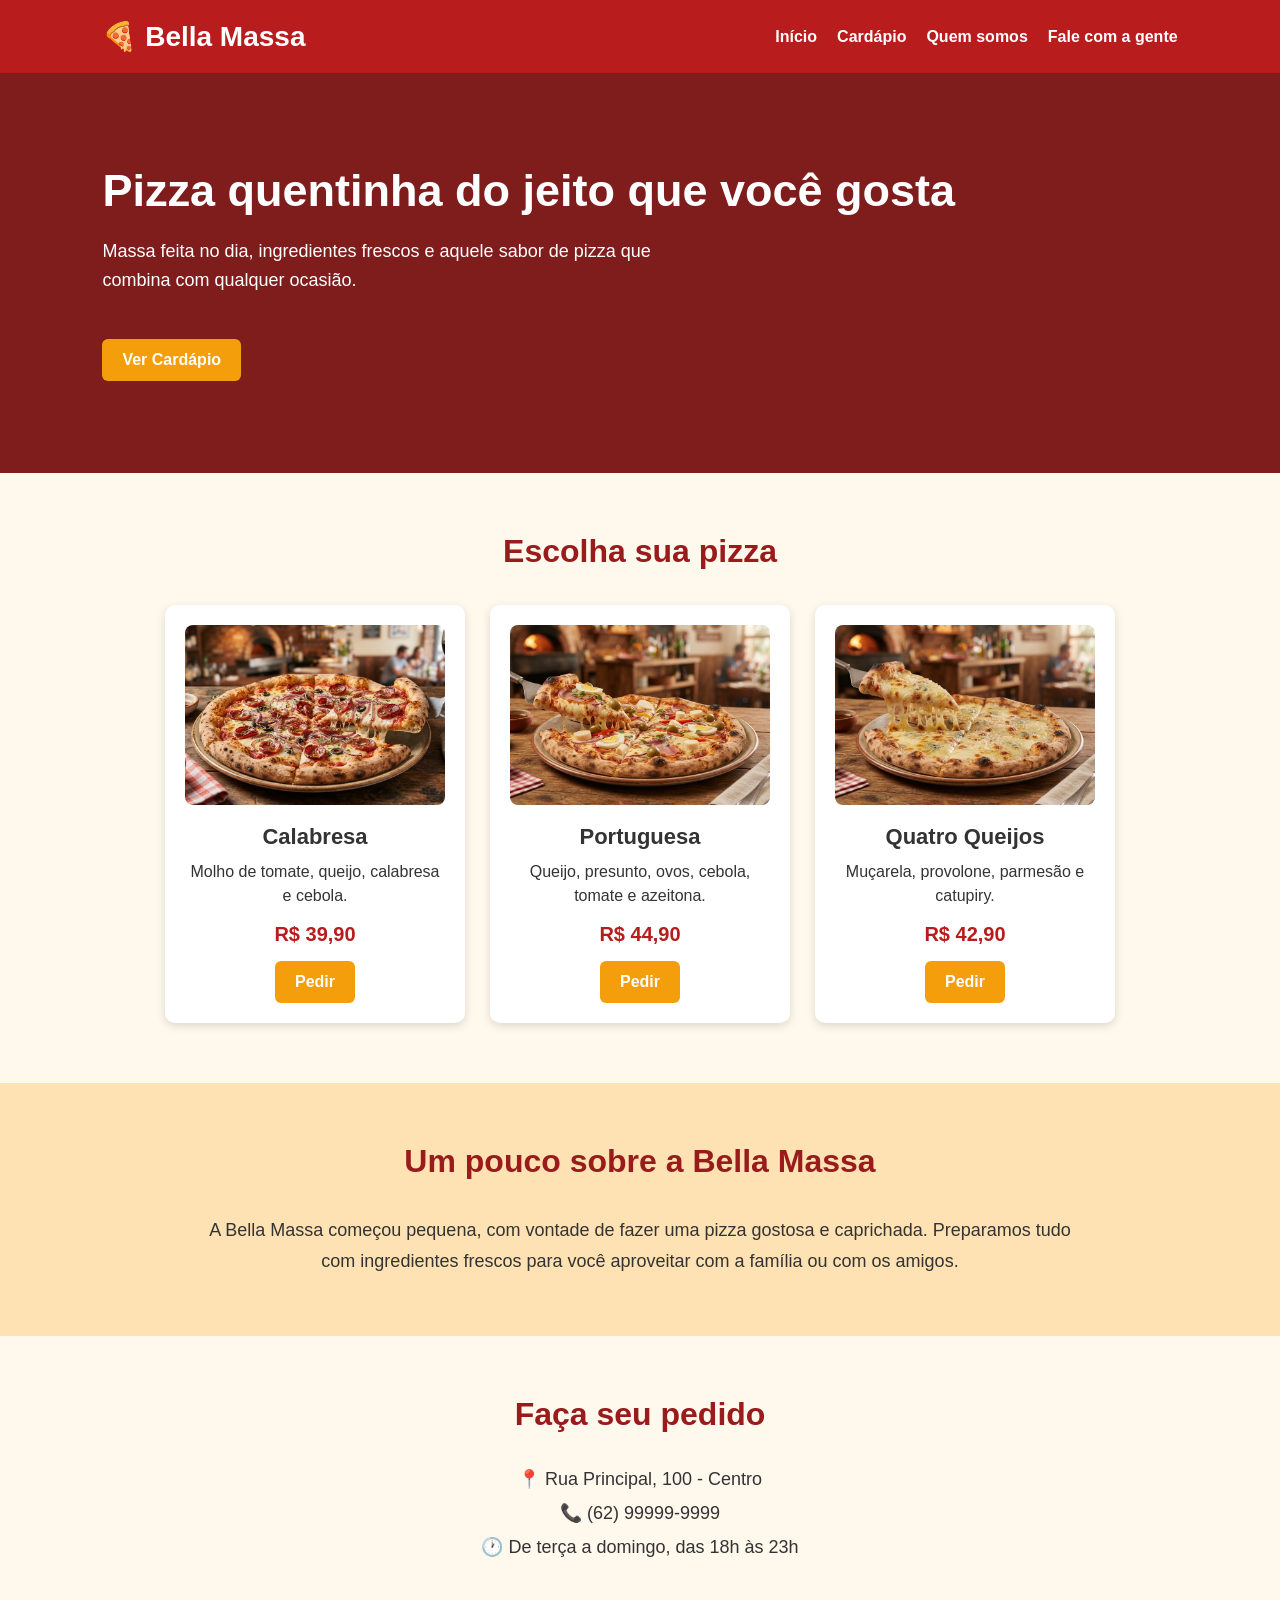
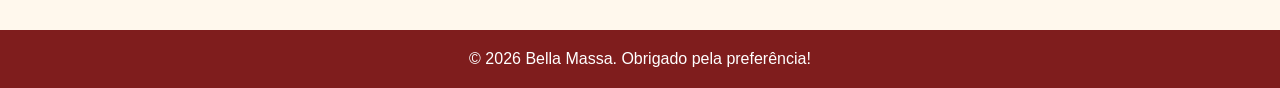
<file: test/pizzaria/index.html>
<!DOCTYPE html>
<html lang="pt-br">

<head>
    <meta charset="UTF-8">
    <meta name="viewport" content="width=device-width, initial-scale=1.0">
    <title>Bella Massa - Pizzaria</title>

    <link rel="stylesheet" href="./css/style.css">
</head>

<body>

    <header>
        <h1>🍕 Bella Massa</h1>

        <nav>
            <a href="#inicio">Início</a>
            <a href="#cardapio">Cardápio</a>
            <a href="#sobre">Quem somos</a>
            <a href="#contato">Fale com a gente</a>
        </nav>
    </header>


    <main>

        <section id="inicio" class="banner">

            <div>
                <h2>Pizza quentinha do jeito que você gosta</h2>

                <p>
                    Massa feita no dia, ingredientes frescos e aquele sabor
                    de pizza que combina com qualquer ocasião.
                </p>

                <a href="#cardapio" class="botao">Ver Cardápio</a>
            </div>

        </section>


        <section id="cardapio" class="cardapio">

                <h2>Escolha sua pizza</h2>

            <div class="pizzas">

                <div class="pizza">
                    <img src="./img/pizza-calabresa.jpg" alt="Pizza de calabresa">

                    <h3>Calabresa</h3>

                    <p>
                        Molho de tomate, queijo, calabresa
                        e cebola.
                    </p>

                    <strong>R$ 39,90</strong>

                    <a href="#contato" class="botao">Pedir</a>
                </div>


                <div class="pizza">
                    <img src="./img/pizza_portuguesa.jpg" alt="Pizza portuguesa">

                    <h3>Portuguesa</h3>

                    <p>
                        Queijo, presunto, ovos, cebola,
                        tomate e azeitona.
                    </p>

                    <strong>R$ 44,90</strong>

                    <a href="#contato" class="botao">Pedir</a>
                </div>


                <div class="pizza">
                    <img src="./img/piza_4_queijo.jpg" alt="Pizza quatro queijos">

                    <h3>Quatro Queijos</h3>

                    <p>
                        Muçarela, provolone, parmesão
                        e catupiry.
                    </p>

                    <strong>R$ 42,90</strong>

                    <a href="#contato" class="botao">Pedir</a>
                </div>

            </div>

        </section>


        <section id="sobre" class="sobre">

                <h2>Um pouco sobre a Bella Massa</h2>

            <p>
                A Bella Massa começou pequena, com vontade de fazer
                uma pizza gostosa e caprichada. Preparamos tudo com
                ingredientes frescos para você aproveitar com a família
                ou com os amigos.
            </p>

        </section>


        <section id="contato" class="contato">

            <h2>Faça seu pedido</h2>

            <p>📍 Rua Principal, 100 - Centro</p>

            <p>📞 (62) 99999-9999</p>

            <p>🕐 De terça a domingo, das 18h às 23h</p>

        </section>

    </main>


    <footer>
        <p>© 2026 Bella Massa. Obrigado pela preferência!</p>
    </footer>

</body>

</html>
</file>
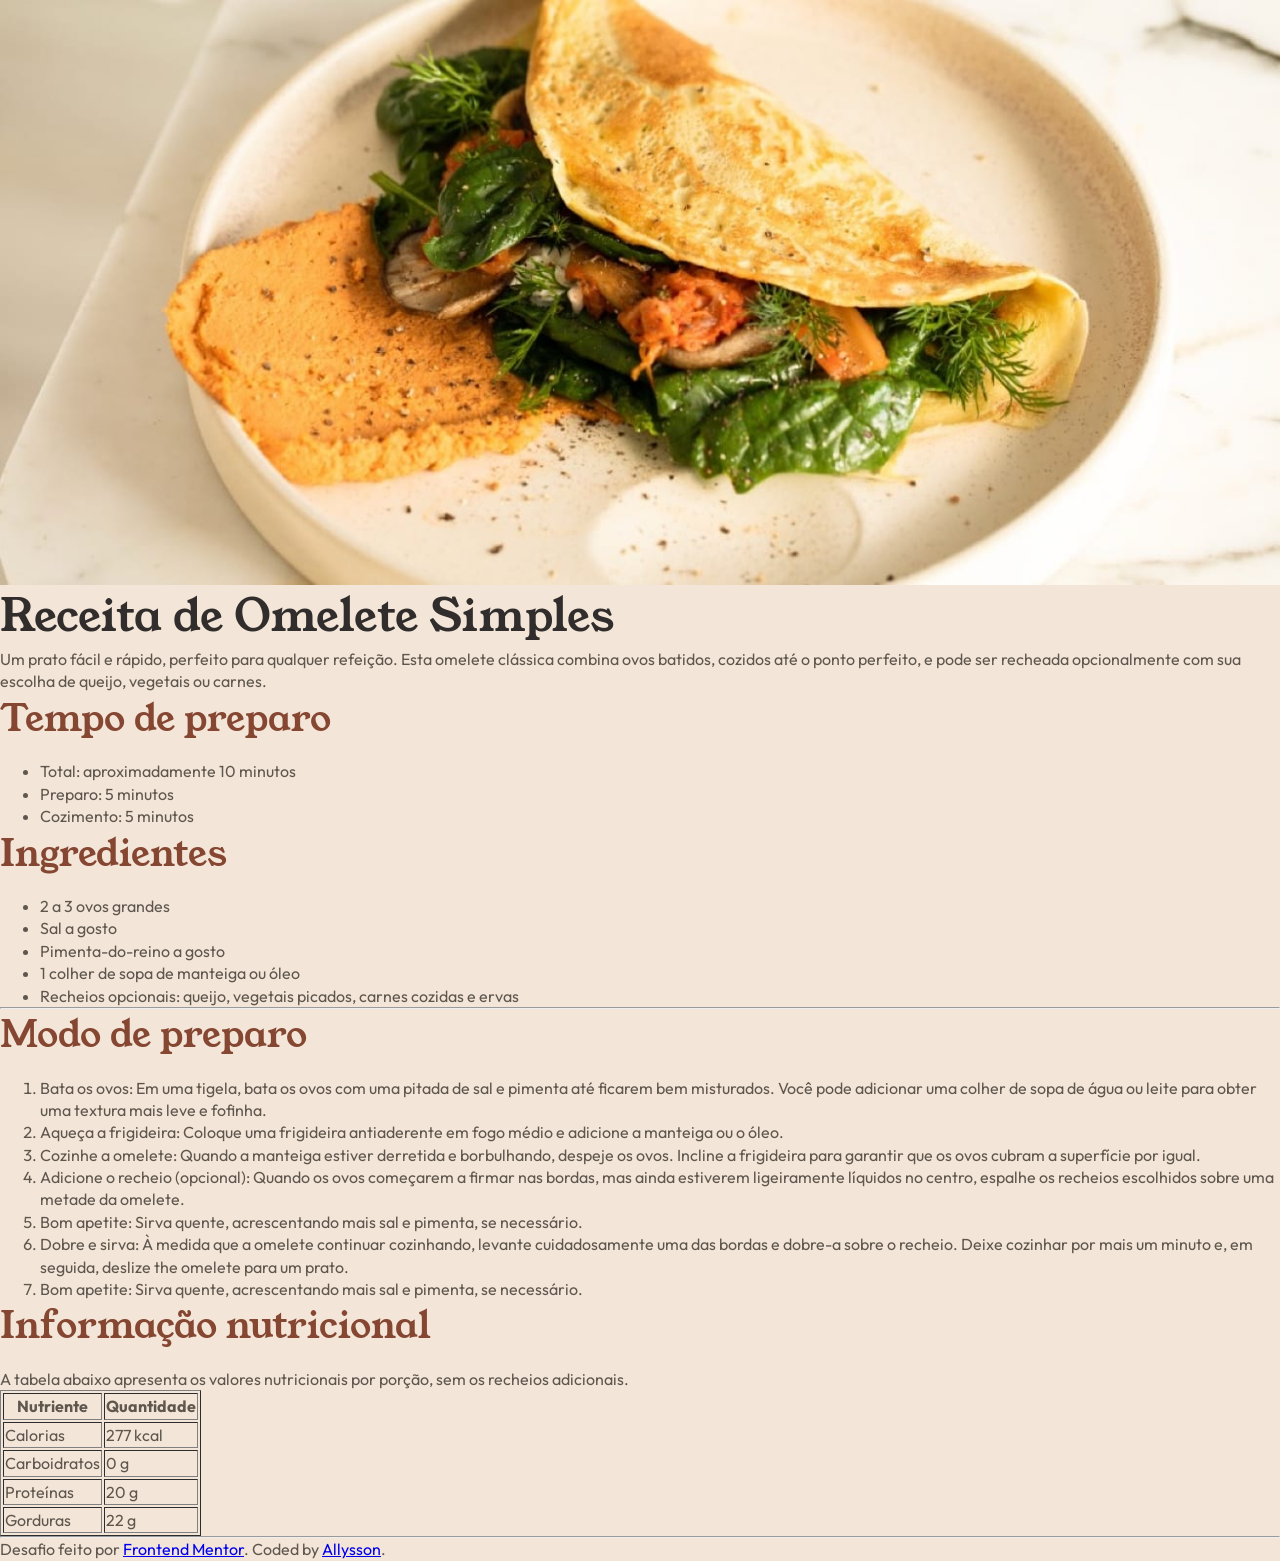
<file: Aula_27-08/Receita-Site/Web Page/index.html>
<!DOCTYPE html>
<html lang="pt-br">
<head>
  <meta charset="UTF-8">
  <meta name="viewport" content="width=device-width, initial-scale=1.0"> 

  <link rel="icon" type="image/png" sizes="32x32" href="img/favicon-32x32.png">
  <link rel="stylesheet" href="css/style.css">
  <link rel="preconnect" href="https://fonts.googleapis.com">
  <link rel="preconnect" href="https://fonts.gstatic.com" crossorigin>
  <link rel="preconnect" href="https://fonts.googleapis.com">
  <link rel="preconnect" href="https://fonts.gstatic.com" crossorigin>
  <link href="https://fonts.googleapis.com/css2?family=Outfit:wght@100..900&display=swap" rel="stylesheet">
  
  <title>Titulo da Pagina</title>

</head>
<body>
<main>
  <div class="container">
    <div class="omelete">
      <img src="img/image-omelette.jpeg" alt="Foto do omelete">
    </div><!-- Div da omelet-->
  </div>

  <div class="informacao">
    <h1>Receita de Omelete Simples</h1>
    <p>Um prato fácil e rápido, perfeito para qualquer refeição. Esta omelete clássica combina ovos batidos, 
      cozidos até o ponto perfeito, e pode ser recheada opcionalmente com sua escolha de queijo, vegetais ou 
      carnes.</p>

      <div class="Tempo">
        <h2>Tempo de preparo</h2>

        <ul>
          <li><span>Total:</span> aproximadamente 10 minutos</li>
          <li><span>Preparo:</span> 5 minutos</li>
          <li><span>Cozimento:</span> 5 minutos</li>
        </ul>

      </div> <!-- Div do tempo de preparo -->

      <div class="ingredientes">
        <h2>Ingredientes</h2>
        <ul>
          <li>2 a 3 ovos grandes</li>
          <li>Sal a gosto</li>
          <li>Pimenta-do-reino a gosto</li>
          <li>1 colher de sopa de manteiga ou óleo</li>
          <li>Recheios opcionais: queijo, vegetais picados, carnes cozidas e ervas</li>
        </ul>
      </div> <!-- Div dos ingredientes -->

      <hr>

      <div class="preparo">
        <h2>Modo de preparo</h2>
        <ol>
            <li><span> Bata os ovos:</span> Em uma tigela, bata os ovos com uma pitada de sal e pimenta até ficarem bem misturados. Você pode adicionar uma colher de sopa de água ou leite para obter uma textura mais leve e fofinha.</li>
            <li><span> Aqueça a frigideira:</span> Coloque uma frigideira antiaderente em fogo médio e adicione a manteiga ou o óleo.</li>
            <li><span> Cozinhe a omelete:</span> Quando a manteiga estiver derretida e borbulhando, despeje os ovos. Incline a frigideira para garantir que os ovos cubram a superfície por igual.</li>
            <li><span> Adicione o recheio (opcional):</span> Quando os ovos começarem a firmar nas bordas, mas ainda estiverem ligeiramente líquidos no centro, espalhe os recheios escolhidos sobre uma metade da omelete.</li>
            <li><span> Bom apetite:</span> Sirva quente, acrescentando mais sal e pimenta, se necessário.</li>
            <li><span> Dobre e sirva:</span> À medida que a omelete continuar cozinhando, levante cuidadosamente uma das bordas e dobre-a sobre o recheio. Deixe cozinhar por mais um minuto e, em seguida, deslize the omelete para um prato.</li>
            <li><span> Bom apetite:</span> Sirva quente, acrescentando mais sal e pimenta, se necessário.</li>
        </ol>
      </div> <!-- Div do modo de preparo -->

      <div class="nutricional">
        <h2>Informação nutricional</h2>
        <p>A tabela abaixo apresenta os valores nutricionais por porção, sem os recheios adicionais.</p>
        
        <table border="1px">
            <tr>
                <th>Nutriente</th>
                <th>Quantidade</th>
            </tr>
            <tr>
                <td>Calorias</td>
                <td>277 kcal</td>
            </tr>
            <tr>
                <td>Carboidratos</td>
                <td>0 g</td>
            </tr>
            <tr>
                <td>Proteínas</td>
                <td>20 g</td>
            </tr>
            <tr>
                <td>Gorduras</td>
                <td>22 g</td>
            </tr>
        </table>

      </div> <!-- Div da informação nutricional -->
        
  </div> <!-- Div principal -->

</main>

<hr>
  
  <footer class="attribution">
    Desafio feito por <a href="https://www.frontendmentor.io?ref=challenge">Frontend Mentor</a>. 
    Coded by <a href="https://allyssonantos.github.io/allysson-portfolio/">Allysson</a>.
  </footer>
</body>
</html>
</file>
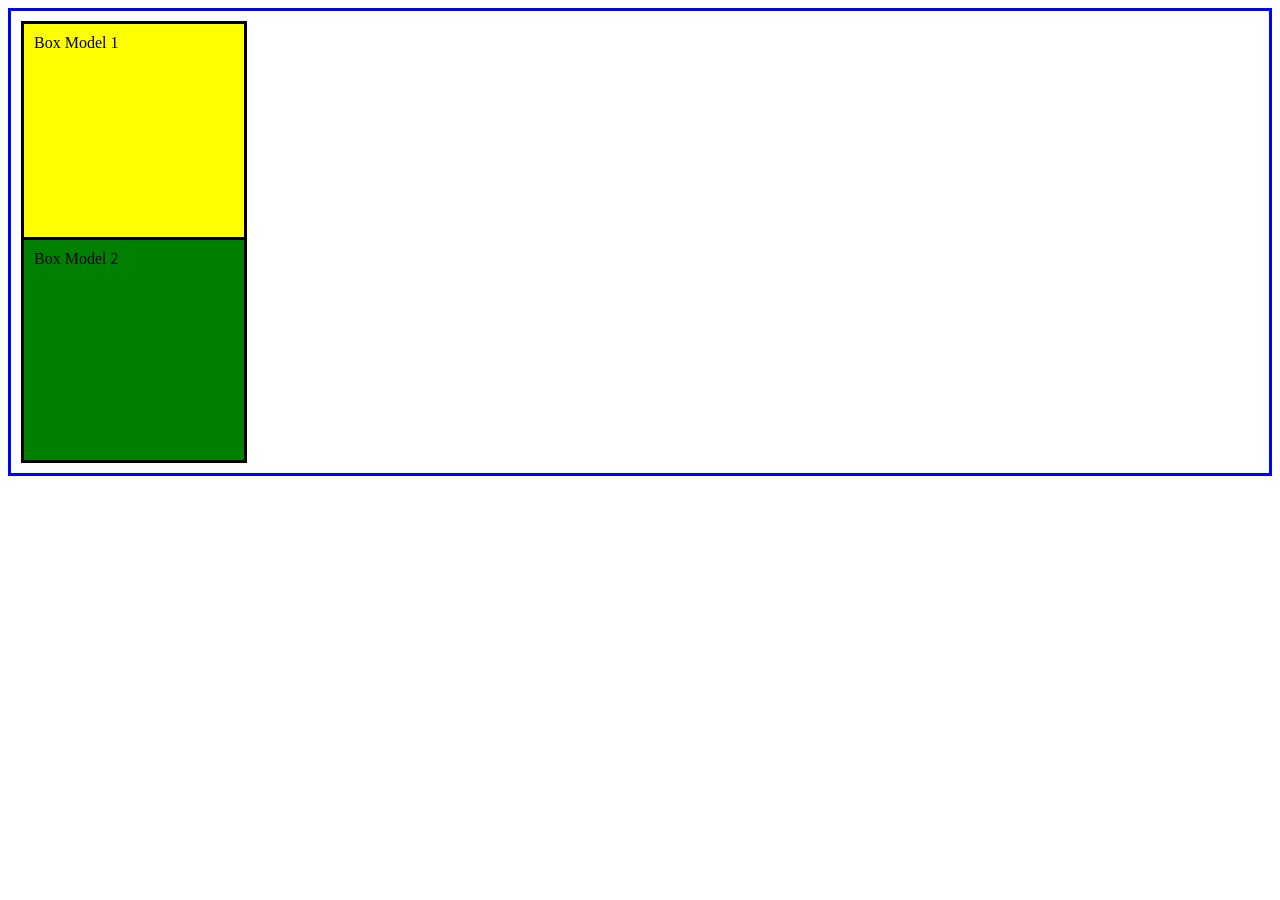
<file: Aula_17-09/box_model.html>
<!DOCTYPE html>
<html lang="en">
<head>
    <meta charset="UTF-8">
    <meta name="viewport" content="width=device-width, initial-scale=1.0">
    <title>Box Model</title>
    <style>
        main{
            border:solid blue;

        }

        div{
            background-color: red;
            height:200px;
            width: 200px;
            padding: 10px;
            margin: 10px;
            border:  solid black;
        }

        #div1{
            background-color: yellow;
        }

        #div2{
            background-color: green;
            margin-top: -20px;
        }

    </style>
</head>
<body>

    <main>
        <div id="div1">
            Box Model 1
        </div>

        <div id="div2">
            Box Model 2
        </div>
    </main>

</body>
</html>
</file>
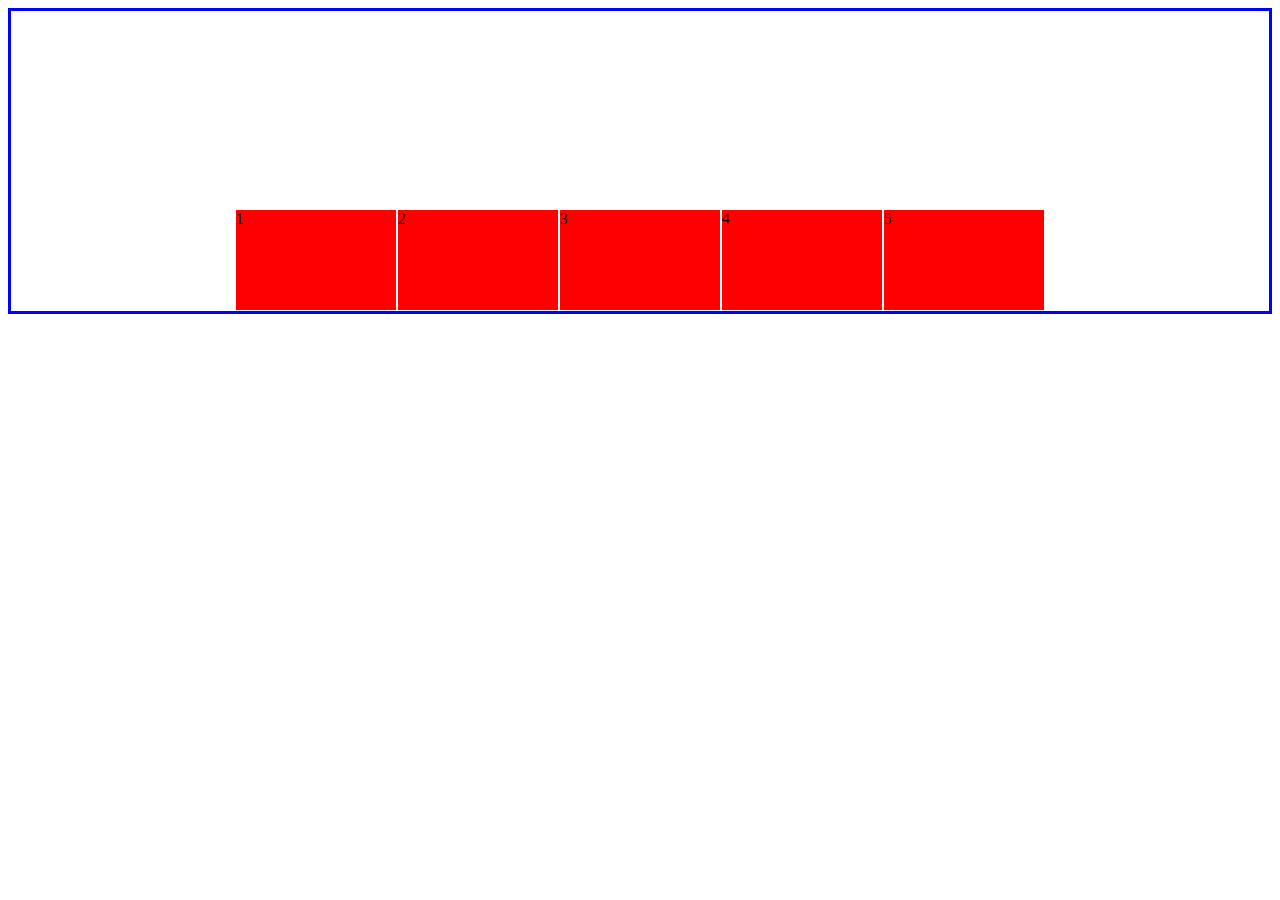
<file: Aula_17-09/display.html>
<!DOCTYPE html>
<html lang="en">
<head>
    <meta charset="UTF-8">
    <meta name="viewport" content="width=device-width, initial-scale=1.0">
    <style>

        main{
            display: flex;
            flex-direction: row;
            border: solid blue;
            align-items: flex-end; /* move os itens na vertical*/
            justify-content: center; /* move os itens na horizontal*/
            min-height: 300px; 
        }   


        div{
            background-color: red;
            height: 100px;
            width: 10rem;
            margin: 1px;
            display: inline-block;
        }


    </style>
    <title>Document</title>
</head>
<body>
    <main>
        <div>
                1
        </div>
        <div>
                2
        </div>
        <div>
                3   
        </div>
        <div>
                4
        </div>
        <div>
                5
        </div>
    </main>
  
</body>
</html>
</file>
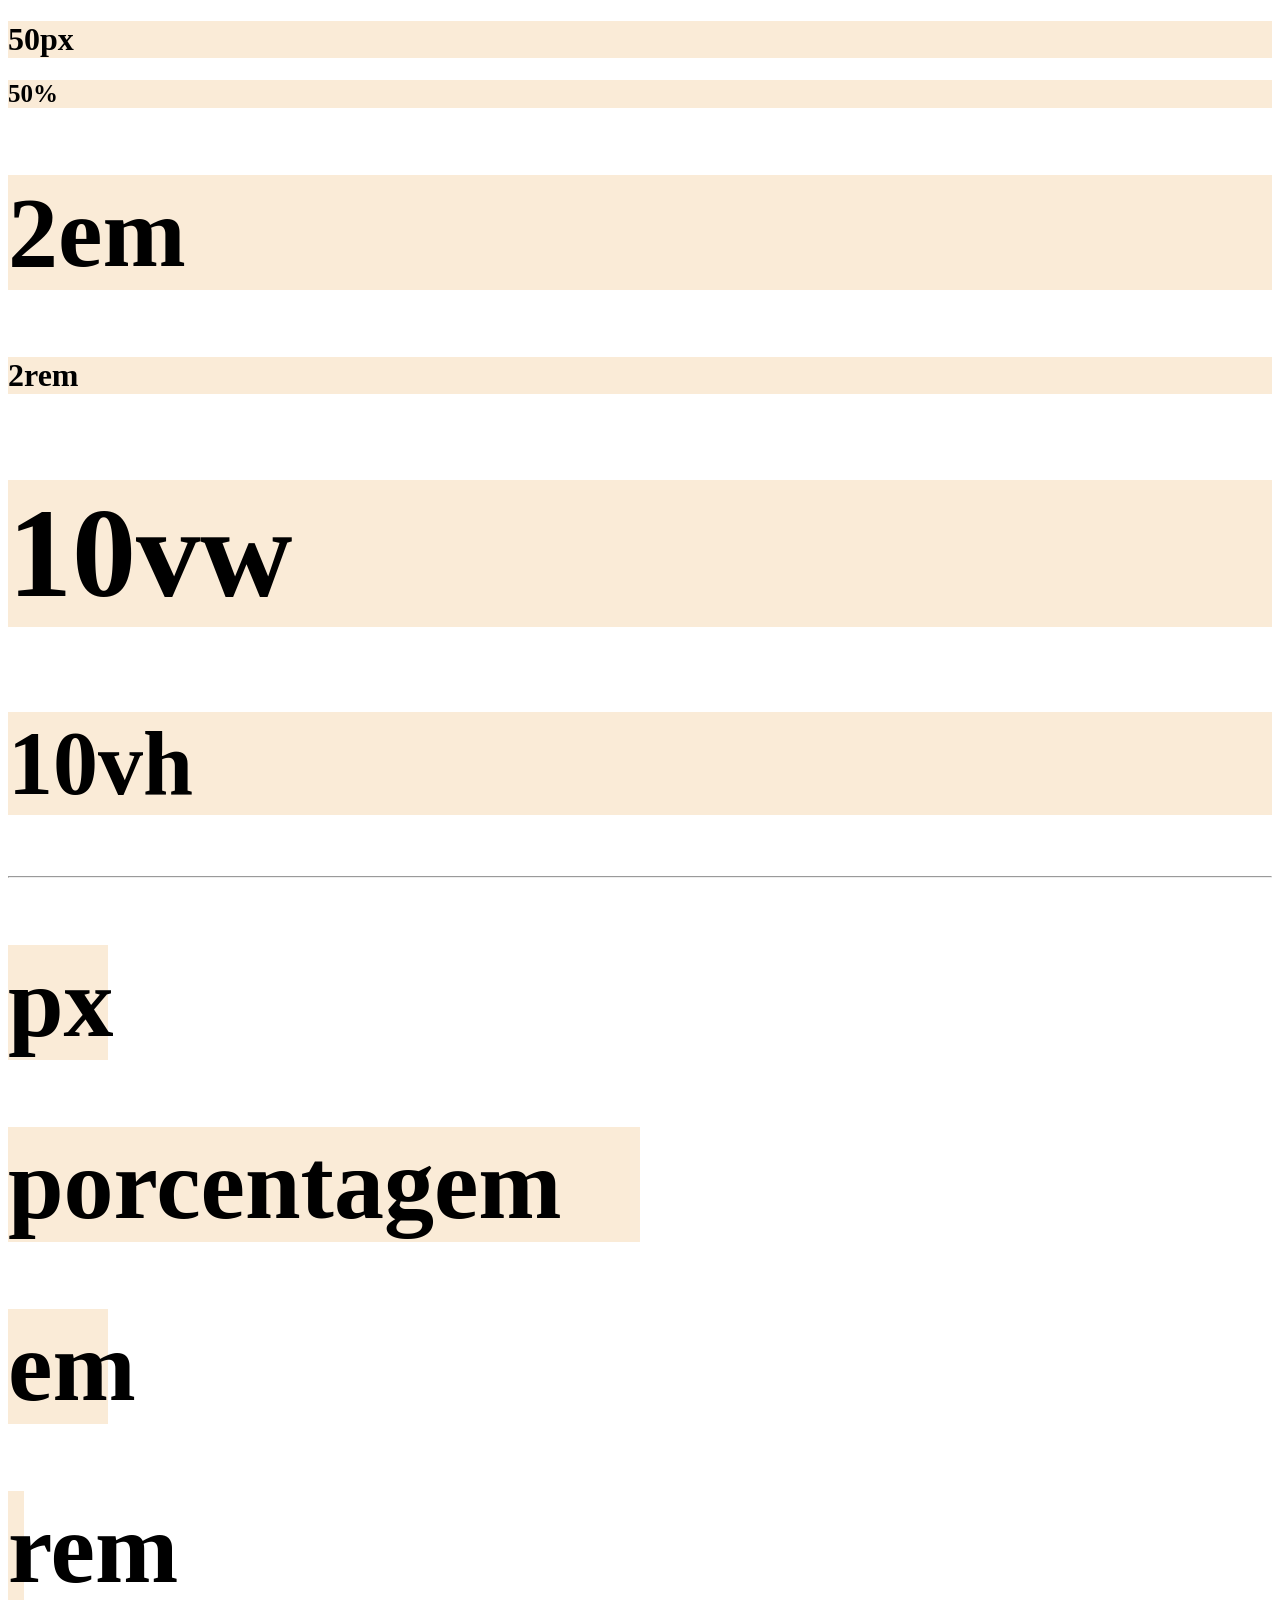
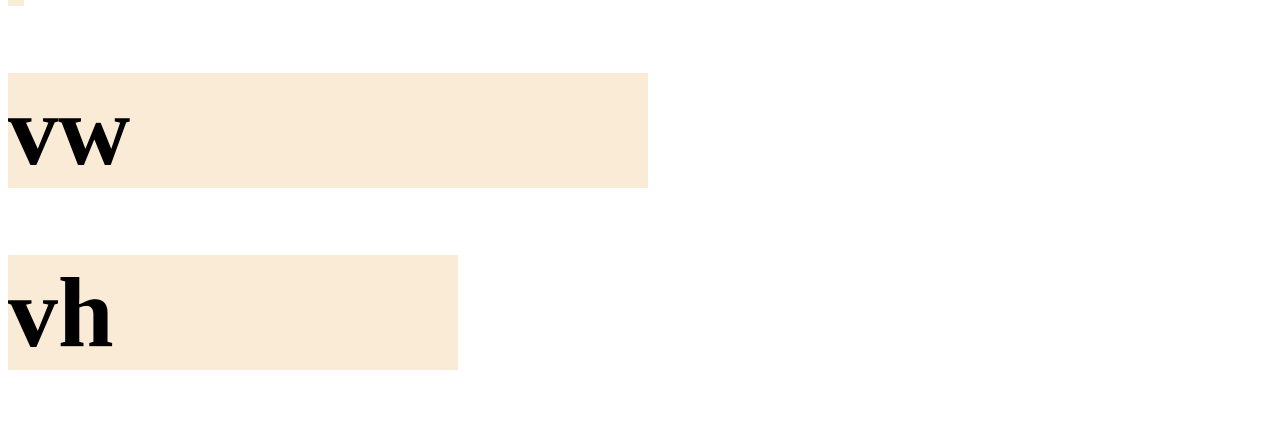
<file: Aula_17-09/units_css.html>
<!DOCTYPE html>
<html lang="en">
<head>
    <meta charset="UTF-8">
    <meta name="viewport" content="width=device-width, initial-scale=1.0">
    <title>units</title>
    <style>
        
        h1 div{
            background-color: red;
            margin-bottom: 10px;
            
        }

        h1{
            background-color: antiquewhite;
        }

        #main{
            font-size: 50px; /*Medida Fixa*/
        }

        #px{
            font-size: 32px; /*Medida Fixa*/
        }
        #porcentagem{
            font-size: 50%; /*Medida flexível que se baseia no elemento pai*/
        }

        #em{
            font-size: 2em; /*Medida flexível que se baseia no elemento pai*/
        }

        #rem{
            font-size: 2rem; /*Medida flexível que se baseia no elemento raiz*/
        }

        #vw{
            font-size: 10vw; /*Medida flexível que se baseia na largura da tela*/
        }

        #vh{
            font-size: 10vh; /*Medida flexível que se baseia na altura da tela*/
        }

        /*Definição de medidas para a segunda div*/

        #px2{
            width: 100px; /*Medida Fixa*/
        }

        #porcentagem2{
            width: 50%; /*Medida flexível que se baseia no elemento pai*/
        }

        #em2{
            width: 1em; /*Medida flexível que se baseia no elemento pai*/
        }

        #rem2{
            width: 1rem; /*Medida flexível que se baseia no elemento raiz*/
        }

        #vw2{
            width: 50vw; /*Medida flexível que se baseia na largura da tela*/
        }

        #vh2{
            width: 50vh; /*Medida flexível que se baseia na altura da tela*/
        }

    </style>
</head>

<main id="main">
    <body>
        <h1 id="px">50px</h1>
        <h1 id="porcentagem">50%</h1>
        <h1 id="em">2em</h1>
        <h1 id="rem">2rem</h1>
        <h1 id="vw">10vw</h1>
        <h1 id="vh">10vh</h1>

        <hr>

        <div>
            <h1 id="px2">px</h1>
            <h1 id="porcentagem2">porcentagem</h1>
            <h1 id="em2">em</h1>
            <h1 id="rem2">rem</h1>
            <h1 id="vw2">vw</h1>
            <h1 id="vh2">vh</h1>
        </div>
    </body>
</main>

</html>
</file>
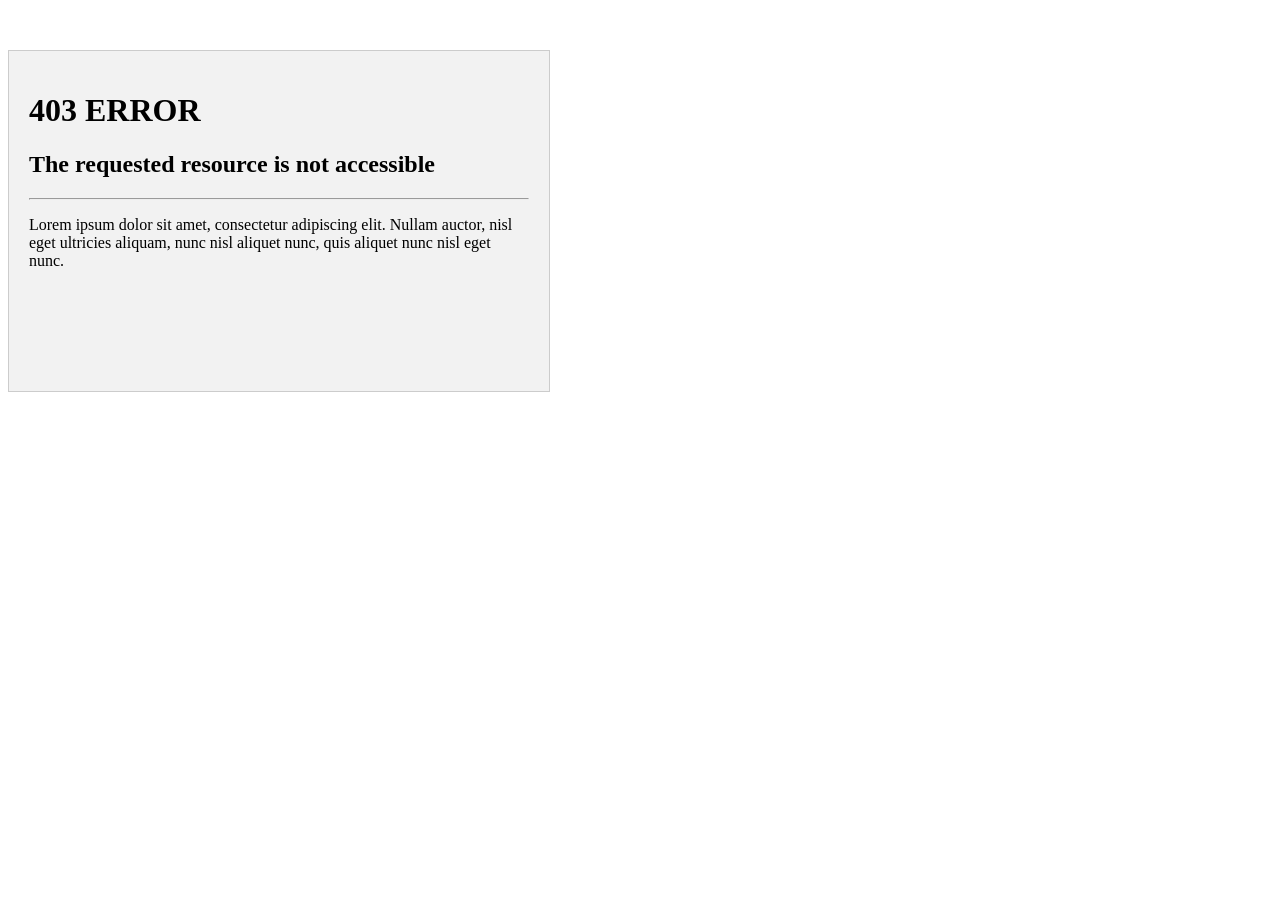
<file: Aula_20-08/ex_2.html>
<!DOCTYPE html>
<html lang="en">
<head>
    <meta charset="UTF-8">
    <meta name="viewport" content="width=device-width, initial-scale=1.0">
    <title>Terceiro Exercio</title>
</head>
<body>
    <div class="quadrado">
        <h1> <strong> 403 ERROR</strong></h1>

        <p><h2>The requested resource is not accessible</h2></p>
        <hr>
        <p>Lorem ipsum dolor sit amet, consectetur adipiscing elit. Nullam auctor, nisl eget ultricies aliquam, nunc nisl aliquet nunc, quis aliquet nunc nisl eget nunc.</p>
    </div>

   
</body>
 <style>
        .quadrado {
            width: 500px;
            height: 300px;
            background-color: #f2f2f2;
            border: 1px solid #ccc;
            padding: 20px;
            margin: 50px 0 auto;
        }

    </style>
</html>
</file>
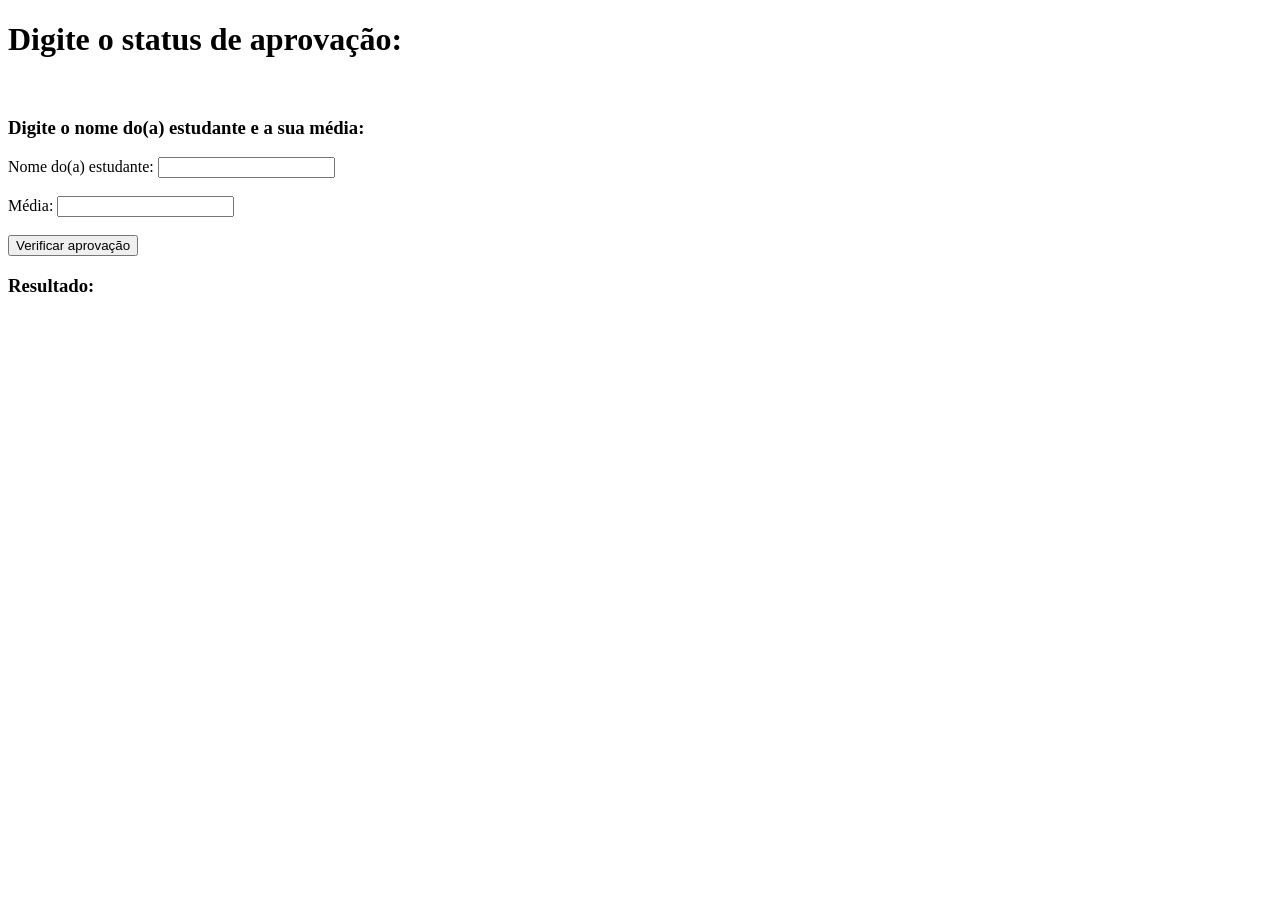
<file: Aula_01-10/html/aprovacao.html>
<!DOCTYPE html>
<html lang="en">
<head>
    <meta charset="UTF-8">
    <meta name="viewport" content="width=device-width, initial-scale=1.0">
    <title>Aprovação</title>
</head>
<body>
    
    <script src="../js/aprovacao.js"></script>

    <h1>Digite o status de aprovação: </h1>
    <br>
    <h3>Digite o nome do(a) estudante e a sua média: </h3>

    <form action="">
        <label for="nome">Nome do(a) estudante: </label>
        <input type="text" name="nomeEstudante" id="nome">
        <br><br>
        <label for="media">Média: </label>
        <input type="number" name="media" id="media">
        <br><br>

        <button type="button" value="Verificar aprovação" onclick="verificarAprovacao()">
            Verificar aprovação
        </button>
    </form>

    <h3>Resultado:</h3>
    <span id="resultado"></span>

</body>
</html>
</file>
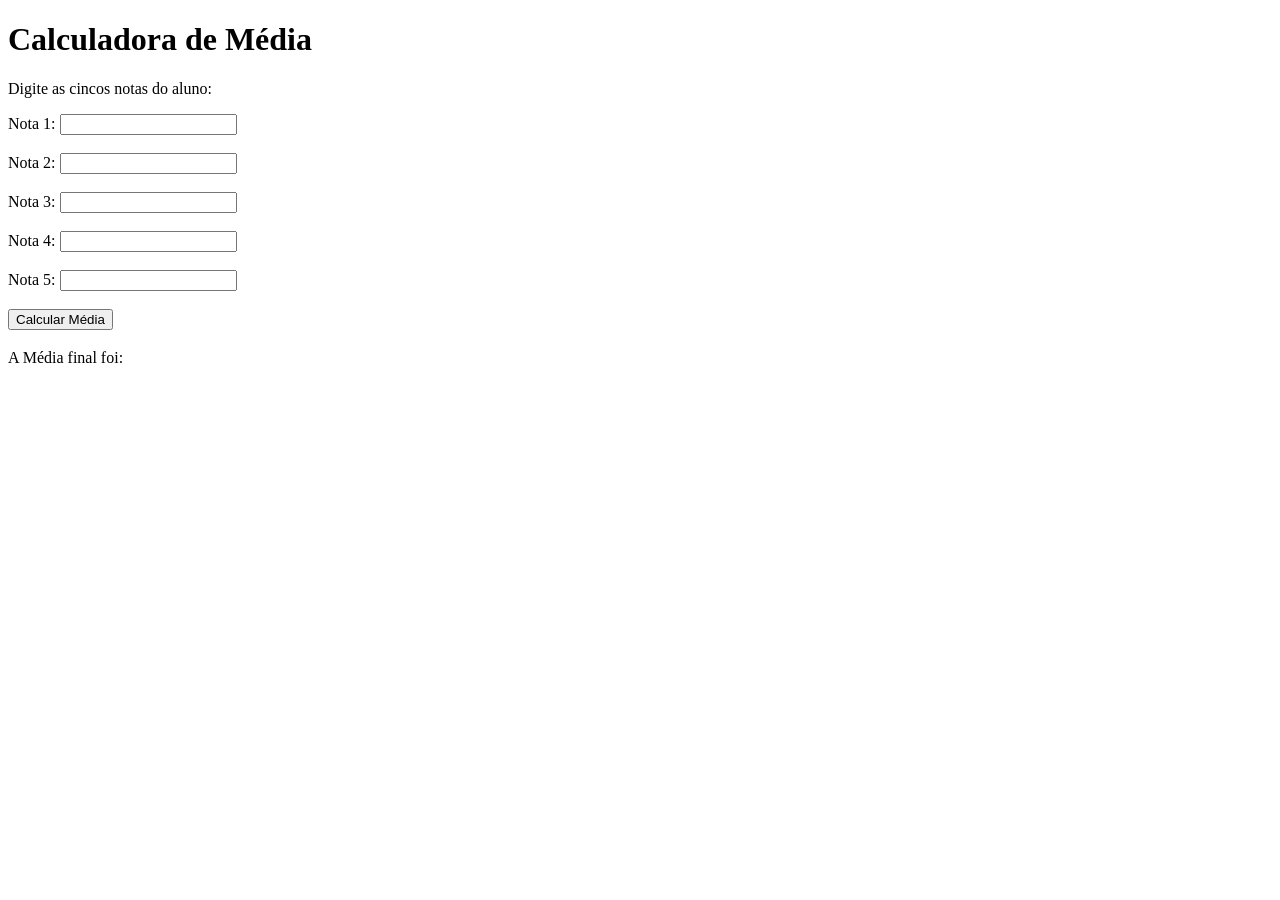
<file: Aula_01-10/html/media.html>
<!DOCTYPE html>
<html lang="en">
<head>
    <meta charset="UTF-8">
    <meta name="viewport" content="width=device-width, initial-scale=1.0">
    <title>Calculadora de Média</title>
</head>
<body>
    <h1>Calculadora de Média</h1>
    <p>Digite as cincos notas do aluno:</p>

    <form id="formulario">
        <label for="nota1">Nota 1:</label>
        <input type="number" id="nota1" type="number" min="0">
        <br><br>
        <label for="nota2">Nota 2:</label>
        <input type="number" id="nota2" type="number" min="0">
        <br><br>
        <label for="nota3">Nota 3:</label>
        <input type="number" id="nota3" type="number" min="0">
        <br><br>
        <label for="nota4">Nota 4:</label>
        <input type="number" id="nota4" type="number" min="0">
        <br><br>
        <label for="nota5">Nota 5:</label>
        <input type="number" id="nota5" type="number" min="0">
        <br><br>
        <button type="button" onclick="calcularMedia()">Calcular Média</button>
    </form>

    <h3 id="resultado"></h3>

    <p> A Média final foi: <span id="media"></span></p>

    <script src="../js/media.js"></script>

</body>
</html>
</file>
<file: test/pizzaria/css/style.css>
* {
    margin: 0;
    padding: 0;
    box-sizing: border-box;
}

body {
    font-family: Arial, sans-serif;
    background-color: #fff8ed;
    color: #333;
}

header {
    background-color: #b91c1c;
    color: white;

    padding: 20px 8%;

    display: flex;
    justify-content: space-between;
    align-items: center;
}

header h1 {
    font-size: 28px;
}

nav {
    display: flex;
    gap: 20px;
}

nav a {
    color: white;
    text-decoration: none;
    font-weight: bold;
}

nav a:hover {
    color: #ffd166;
}


/* BANNER */

.banner {
    min-height: 400px;

    display: flex;
    align-items: center;

    padding: 50px 8%;

    background-color: #7f1d1d;
    color: white;
}

.banner h2 {
    font-size: 45px;
    margin-bottom: 20px;
}

.banner p {
    max-width: 550px;
    font-size: 18px;
    line-height: 1.6;

    margin-bottom: 30px;
}


/* BOTÃO */

.botao {
    display: inline-block;

    background-color: #f59e0b;
    color: white;

    padding: 12px 20px;

    border-radius: 6px;

    text-decoration: none;
    font-weight: bold;

    margin-top: 15px;
}

.botao:hover {
    background-color: #d97706;
}


/* CARDÁPIO */

.cardapio {
    padding: 60px 8%;
    text-align: center;
}

.cardapio h2,
.sobre h2,
.contato h2 {
    font-size: 32px;
    margin-bottom: 35px;
    color: #991b1b;
}

.pizzas {
    display: flex;
    justify-content: center;
    gap: 25px;
    flex-wrap: wrap;
}

.pizza {
    background-color: white;

    width: 300px;

    padding: 20px;

    border-radius: 10px;

    box-shadow: 0 3px 10px #0002;
}

.pizza img {
    width: 100%;
    height: 180px;

    object-fit: cover;

    border-radius: 8px;
}

.pizza h3 {
    font-size: 22px;
    margin: 15px 0 10px;
}

.pizza p {
    line-height: 1.5;
    margin-bottom: 15px;
}

.pizza strong {
    display: block;

    font-size: 20px;
    color: #b91c1c;
}


/* SOBRE */

.sobre {
    padding: 60px 15%;
    text-align: center;

    background-color: #fee2b3;
}

.sobre p {
    font-size: 18px;
    line-height: 1.7;
}


/* CONTATO */

.contato {
    padding: 60px 8%;
    text-align: center;
}

.contato p {
    margin: 12px;
    font-size: 18px;
}


/* RODAPÉ */

footer {
    background-color: #7f1d1d;
    color: white;

    text-align: center;

    padding: 20px;
}


/* CELULAR */

@media (max-width: 700px) {

    header {
        flex-direction: column;
        gap: 15px;
    }

    nav {
        flex-wrap: wrap;
        justify-content: center;
    }

    .banner h2 {
        font-size: 32px;
    }

}
</file>
<file: Aula_27-08/Receita-Site/Web Page/css/style.css>
*{
    margin: 0;
    box-sizing: border-box; /*Incluir padding no cálculo de altura do elemento*/
}

@font-face { /* para defifir uma fonte que não é padrão do css */
    font-family: 'Young Serif';
    src: url('../assets/fonts/young-serif/YoungSerif-Regular.ttf') format('truetype');
}

:root{
    --white: hsl(0, 0%, 100%);
    --eggshell: hsl(30, 54%, 90%);
    --light-grey: hsl(30, 18%, 87%);
    --wenge-brown: hsl(30, 10%, 34%);
    --dark-charcoal: hsl(24, 5%, 18%);
    --nutmeg: hsl(14, 45%, 36%);
    --dark-raspberry: hsl(332, 51%, 32%);
    --rose-white: hsl(330, 100%, 98%);
}

body{
    background-color: var(--eggshell); /*cor de fundo*/
    color: var(--wenge-brown); /*cor do texto*/
    font-family: 'Outfit'; /*fonte do texto*/
    min-height: 100vh; /*tamanho mínimo que o body vai ocupar*/
    line-height: 1.4; /*altura da linha do texto*/
}

h1, h2{
    text-align: left; /*alinhamento de texto*/
    font-family: 'Young Serif', serif; /*fonte do título*/
    font-size: 2.3rem; /*tamanho da fonte do título*/
    font-weight: 300; /*espessura da fonte do título*/
}

h1{
    color: var(--dark-charcoal);
    font-size: 2.8rem; /*tamanho da fonte do título*/
}

h2{
    color: var(--nutmeg);
    margin-bottom: 1rem; /*espaçamento inferior do título*/
}

img{
    max-width: 100%; /*tamanho máximo da imagem*/
    display: block; /*imagem como bloco*/
    display: block; /*Propriedade sobre posição*/
}
</file>
